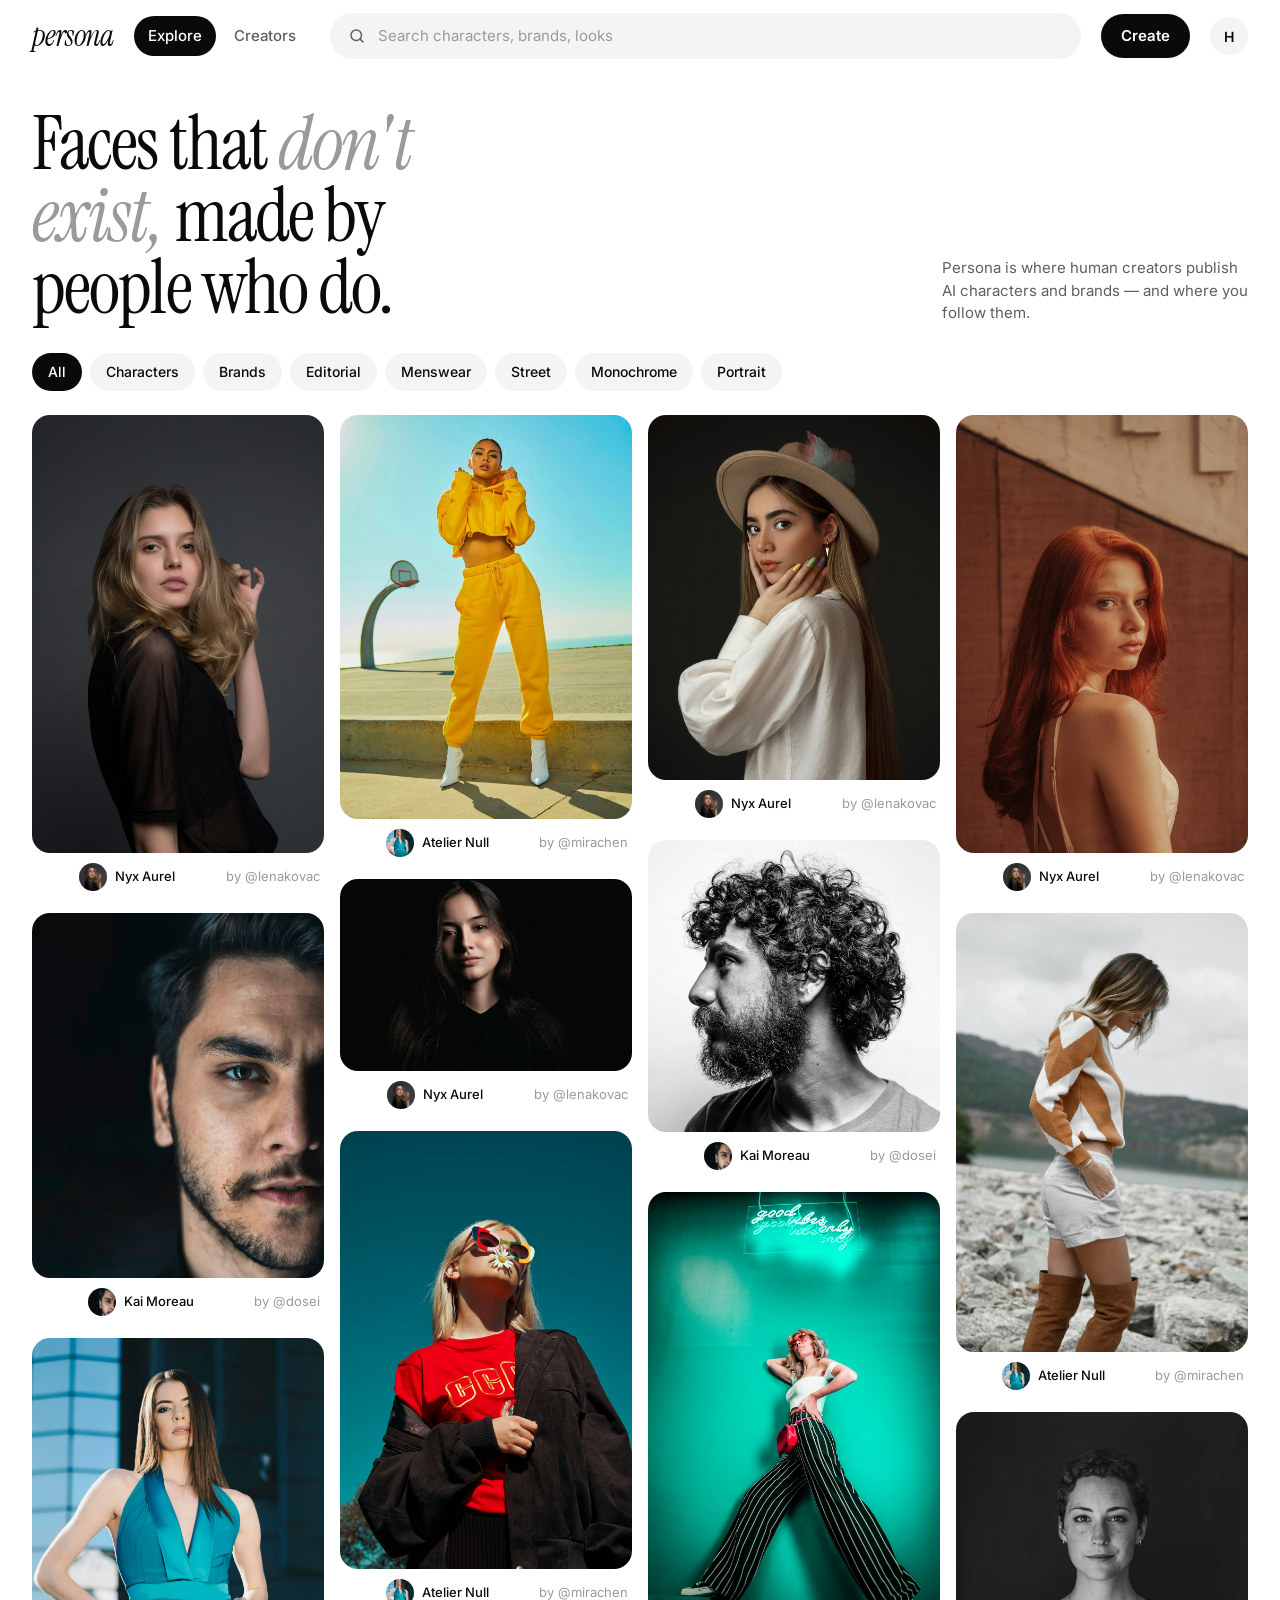
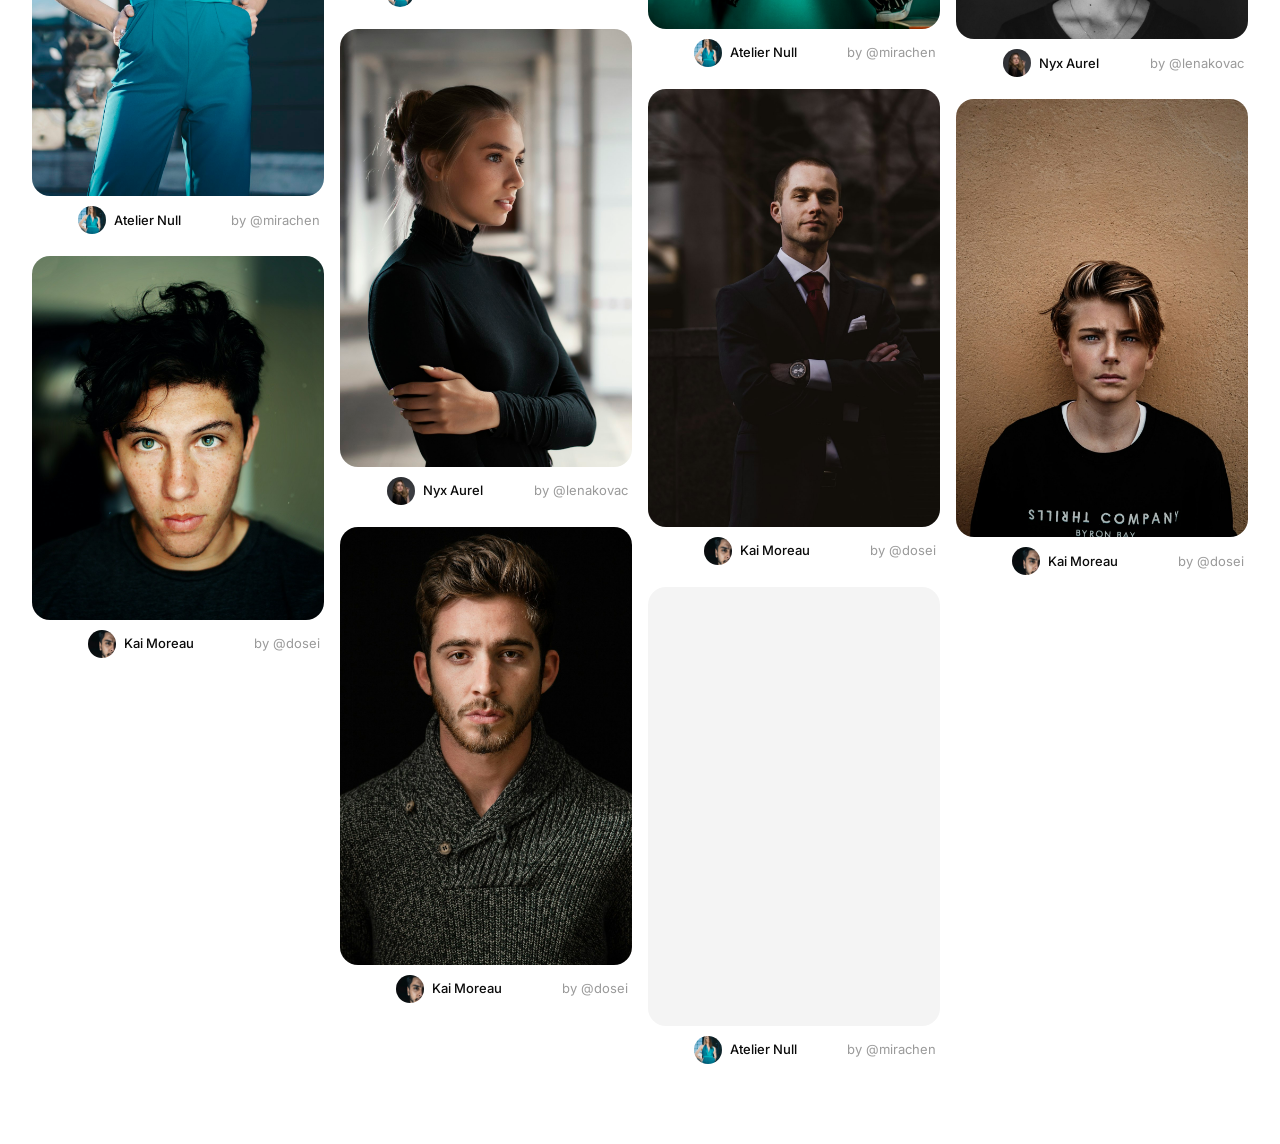
<file: index.html>
<!DOCTYPE html>
<html lang="en">
<head>
  <meta charset="utf-8" />
  <meta name="viewport" content="width=device-width, initial-scale=1" />
  <title>Persona — AI characters & brands</title>
  <meta name="description" content="Discover AI characters and brands, built by human creators." />
  <link rel="preconnect" href="https://fonts.googleapis.com" />
  <link rel="preconnect" href="https://fonts.gstatic.com" crossorigin />
  <link href="https://fonts.googleapis.com/css2?family=Instrument+Serif:ital@0;1&family=Inter:wght@400;500;600&display=swap" rel="stylesheet" />
  <link rel="stylesheet" href="styles.css" />
  <link rel="icon" href="data:image/svg+xml,<svg xmlns='http://www.w3.org/2000/svg' viewBox='0 0 32 32'><circle cx='16' cy='16' r='16' fill='black'/><text x='16' y='22' font-size='18' text-anchor='middle' fill='white' font-family='Georgia' font-style='italic'>p</text></svg>" />
</head>
<body>
  <header class="topbar">
    <a href="#/" class="logo" aria-label="Persona home">persona</a>
    <nav class="nav">
      <a href="#/" data-nav="home">Explore</a>
      <a href="#/directory" data-nav="directory">Creators</a>
    </nav>
    <label class="search">
      <svg viewBox="0 0 24 24" aria-hidden="true"><circle cx="11" cy="11" r="7"/><path d="m20 20-3.5-3.5"/></svg>
      <input id="search" type="search" placeholder="Search characters, brands, looks" autocomplete="off" />
    </label>
    <a class="btn btn-dark btn-create" href="#/create">Create</a>
    <a class="me" href="#/saved" title="Your saves" aria-label="Your saves">H</a>
  </header>

  <main id="app"></main>

  <div id="toast" class="toast" role="status" aria-live="polite"></div>

  <script src="data.js"></script>
  <script src="app.js"></script>
</body>
</html>
</file>
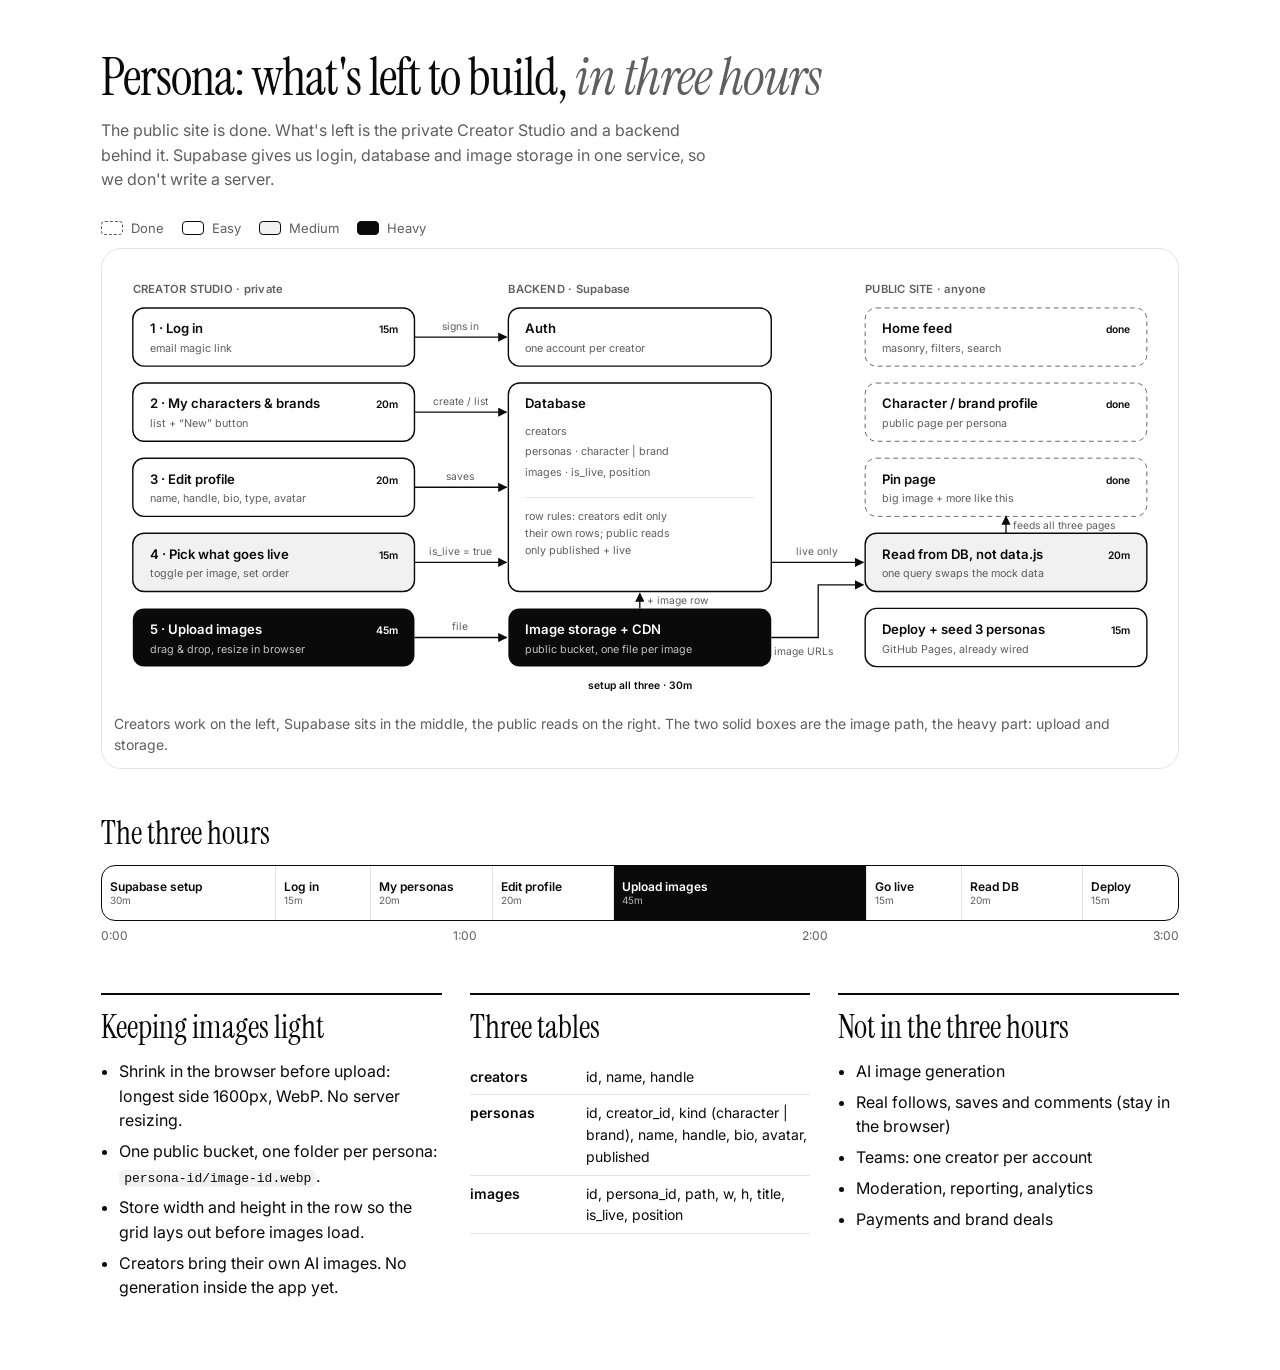
<file: docs/plan.html>
<!DOCTYPE html>
<html lang="en">
<head>
<meta charset="utf-8">
<meta name="viewport" content="width=device-width, initial-scale=1">
<title>Persona — 3-hour build plan</title>
<link rel="preconnect" href="https://fonts.googleapis.com">
<link rel="preconnect" href="https://fonts.gstatic.com" crossorigin>
<link href="https://fonts.googleapis.com/css2?family=Instrument+Serif:ital@0;1&family=Inter:wght@400;500;600&display=swap" rel="stylesheet">
<style>
/* VOICE: calm product spec, same black-and-white voice as the app itself
   IDEA: an engineer's whiteboard, cleaned up: three columns, labelled arrows
   PICTURE: the system diagram, boxes shaded by how hard they are
   COLOUR and TYPE: white and ink only, shading carries difficulty; Instrument Serif + Inter
   LAYOUT: title, diagram, time bar, then the short lists */
:root{color-scheme:light dark;--bg:light-dark(#fff,#0d0d0d);--ink:light-dark(#0a0a0a,#f2f2f2);--ink2:light-dark(#5f5f5f,#a8a8a8);--soft:light-dark(#f1f1f1,#1d1d1d);--line:light-dark(#e4e4e4,#2a2a2a)}
:root[data-theme=light]{color-scheme:light}:root[data-theme=dark]{color-scheme:dark}
*{box-sizing:border-box;min-width:0}
body{margin:0;background:var(--bg);color:var(--ink);font:16px/1.55 Inter,system-ui,sans-serif;overflow-x:clip;-webkit-font-smoothing:antialiased}
.wrap{max-width:1180px;margin:0 auto;padding:clamp(24px,4vw,56px) max(4vw,16px) 64px}
h1{font:400 clamp(36px,5vw,52px)/1.05 "Instrument Serif",Georgia,serif;letter-spacing:-.02em;margin:0;text-wrap:balance}
h1 em{color:var(--ink2)}
h2{font:400 32px/1.05 "Instrument Serif",Georgia,serif;margin:0 0 14px}
.lede{color:var(--ink2);max-width:62ch;margin:12px 0 0}
.legend{display:flex;flex-wrap:wrap;gap:8px 18px;margin:26px 0 10px;font-size:13px;color:var(--ink2)}
.legend span{display:inline-flex;align-items:center;gap:8px}
.sw{width:22px;height:14px;border-radius:4px;border:1.5px solid var(--ink)}
.sw.done{border-style:dashed;border-color:var(--ink2)}.sw.med{background:var(--soft)}.sw.heavy{background:var(--ink)}
figure{margin:0}
.diagram{overflow-x:auto;border:1px solid var(--line);border-radius:20px;padding:12px}
.diagram svg{display:block;width:100%;min-width:860px;height:auto;color:var(--ink)}
figcaption{font-size:14px;color:var(--ink2);margin-top:10px}
svg text{font-family:Inter,system-ui,sans-serif;fill:currentColor}
svg .col{font-size:12px;font-weight:600;letter-spacing:.02em;fill:var(--ink2)}
svg .t{font-size:14px;font-weight:600}
svg .s{font-size:11.5px;fill:var(--ink2)}
svg .tag{font-size:11px;font-weight:600}
svg .lbl{font-size:11px;fill:var(--ink2)}
svg .box{fill:var(--bg);stroke:currentColor;stroke-width:1.5}
svg .done{fill:var(--bg);stroke:var(--ink2);stroke-dasharray:5 4}
svg .med{fill:var(--soft);stroke:currentColor;stroke-width:1.5}
svg .heavy{fill:currentColor}
svg .heavy-t{fill:var(--bg)}
svg .heavy-s{fill:var(--bg);opacity:.75}
svg .ar{stroke:currentColor;stroke-width:1.4;fill:none}
.bar{display:flex;height:56px;border-radius:14px;overflow:hidden;border:1.5px solid var(--ink);margin-top:6px}
.bar div{display:flex;flex-direction:column;justify-content:center;padding:0 8px;border-right:1px solid var(--line);font-size:12px;line-height:1.25;white-space:nowrap;overflow:hidden}
.bar div:last-child{border-right:0}
.bar b{font-weight:600}.bar small{color:var(--ink2)}
.bar .heavy{background:var(--ink);color:var(--bg)}.bar .heavy small{color:var(--bg);opacity:.7}
.ticks{display:flex;justify-content:space-between;font-size:12px;color:var(--ink2);margin-top:6px}
.grid{display:grid;grid-template-columns:repeat(3,minmax(0,1fr));gap:28px;margin-top:48px}
.grid section{border-top:2px solid var(--ink);padding-top:16px}
ul{margin:0;padding-left:18px}li{margin:6px 0}
table{border-collapse:collapse;width:100%;font-size:14px}
td{padding:7px 0;border-bottom:1px solid var(--line);vertical-align:top}
td:first-child{font-weight:600;width:34%;padding-right:10px}
code{font-size:13px;background:var(--soft);padding:1px 5px;border-radius:5px;overflow-wrap:anywhere}
.time{margin-top:48px}
@media(max-width:900px){.grid{grid-template-columns:1fr}.bar{height:auto;flex-wrap:wrap}.bar div{flex:1 1 30% !important;padding:8px}}
</style>
</head>
<body>
<div class="wrap">
  <h1>Persona: what's left to build, <em>in three hours</em></h1>
  <p class="lede">The public site is done. What's left is the private Creator Studio and a backend behind it. Supabase gives us login, database and image storage in one service, so we don't write a server.</p>

  <div class="legend" aria-label="Legend">
    <span><i class="sw done"></i>Done</span>
    <span><i class="sw"></i>Easy</span>
    <span><i class="sw med"></i>Medium</span>
    <span><i class="sw heavy"></i>Heavy</span>
  </div>

  <figure class="diagram">
    <svg viewBox="0 0 1120 470" role="img" aria-label="Creators log in to a private studio, edit their characters and brands, upload images and pick which go live. Supabase stores accounts, data and image files. The public site shows only live images.">
      <defs>
        <marker id="a" viewBox="0 0 10 10" refX="9" refY="5" markerWidth="7" markerHeight="7" orient="auto-start-reverse"><path d="M0 0L10 5L0 10z" fill="currentColor"/></marker>
      </defs>

      <text class="col" x="20" y="34">CREATOR STUDIO · private</text>
      <text class="col" x="420" y="34">BACKEND · Supabase</text>
      <text class="col" x="800" y="34">PUBLIC SITE · anyone</text>

      <!-- Column 1: Studio -->
      <rect class="box" x="20" y="50" width="300" height="62" rx="12"/>
      <text class="t" x="38" y="77">1 · Log in</text><text class="s" x="38" y="97">email magic link</text>
      <text class="tag" x="302" y="77" text-anchor="end">15m</text>

      <rect class="box" x="20" y="130" width="300" height="62" rx="12"/>
      <text class="t" x="38" y="157">2 · My characters &amp; brands</text><text class="s" x="38" y="177">list + “New” button</text>
      <text class="tag" x="302" y="157" text-anchor="end">20m</text>

      <rect class="box" x="20" y="210" width="300" height="62" rx="12"/>
      <text class="t" x="38" y="237">3 · Edit profile</text><text class="s" x="38" y="257">name, handle, bio, type, avatar</text>
      <text class="tag" x="302" y="237" text-anchor="end">20m</text>

      <rect class="med" x="20" y="290" width="300" height="62" rx="12"/>
      <text class="t" x="38" y="317">4 · Pick what goes live</text><text class="s" x="38" y="337">toggle per image, set order</text>
      <text class="tag" x="302" y="317" text-anchor="end">15m</text>

      <rect class="heavy" x="20" y="370" width="300" height="62" rx="12"/>
      <text class="t heavy-t" x="38" y="397">5 · Upload images</text><text class="s heavy-s" x="38" y="417">drag &amp; drop, resize in browser</text>
      <text class="tag heavy-t" x="302" y="397" text-anchor="end">45m</text>

      <!-- Column 2: Backend -->
      <rect class="box" x="420" y="50" width="280" height="62" rx="12"/>
      <text class="t" x="438" y="77">Auth</text><text class="s" x="438" y="97">one account per creator</text>

      <rect class="box" x="420" y="130" width="280" height="222" rx="12"/>
      <text class="t" x="438" y="157">Database</text>
      <text class="s" x="438" y="185">creators</text>
      <text class="s" x="438" y="207">personas · character | brand</text>
      <text class="s" x="438" y="229">images · is_live, position</text>
      <line x1="438" x2="682" y1="252" y2="252" stroke="var(--line)"/>
      <text class="s" x="438" y="276">row rules: creators edit only</text>
      <text class="s" x="438" y="294">their own rows; public reads</text>
      <text class="s" x="438" y="312">only published + live</text>

      <rect class="heavy" x="420" y="370" width="280" height="62" rx="12"/>
      <text class="t heavy-t" x="438" y="397">Image storage + CDN</text><text class="s heavy-s" x="438" y="417">public bucket, one file per image</text>

      <text class="tag" x="560" y="456" text-anchor="middle">setup all three · 30m</text>

      <!-- Column 3: Public -->
      <rect class="done" x="800" y="50" width="300" height="62" rx="12"/>
      <text class="t" x="818" y="77">Home feed</text><text class="s" x="818" y="97">masonry, filters, search</text>
      <text class="tag" x="1082" y="77" text-anchor="end">done</text>

      <rect class="done" x="800" y="130" width="300" height="62" rx="12"/>
      <text class="t" x="818" y="157">Character / brand profile</text><text class="s" x="818" y="177">public page per persona</text>
      <text class="tag" x="1082" y="157" text-anchor="end">done</text>

      <rect class="done" x="800" y="210" width="300" height="62" rx="12"/>
      <text class="t" x="818" y="237">Pin page</text><text class="s" x="818" y="257">big image + more like this</text>
      <text class="tag" x="1082" y="237" text-anchor="end">done</text>

      <rect class="med" x="800" y="290" width="300" height="62" rx="12"/>
      <text class="t" x="818" y="317">Read from DB, not data.js</text><text class="s" x="818" y="337">one query swaps the mock data</text>
      <text class="tag" x="1082" y="317" text-anchor="end">20m</text>

      <rect class="box" x="800" y="370" width="300" height="62" rx="12"/>
      <text class="t" x="818" y="397">Deploy + seed 3 personas</text><text class="s" x="818" y="417">GitHub Pages, already wired</text>
      <text class="tag" x="1082" y="397" text-anchor="end">15m</text>

      <!-- Arrows studio -> backend -->
      <line class="ar" x1="320" y1="81" x2="418" y2="81" marker-end="url(#a)"/><text class="lbl" x="369" y="73" text-anchor="middle">signs in</text>
      <line class="ar" x1="320" y1="161" x2="418" y2="161" marker-end="url(#a)"/><text class="lbl" x="369" y="153" text-anchor="middle">create / list</text>
      <line class="ar" x1="320" y1="241" x2="418" y2="241" marker-end="url(#a)"/><text class="lbl" x="369" y="233" text-anchor="middle">saves</text>
      <line class="ar" x1="320" y1="321" x2="418" y2="321" marker-end="url(#a)"/><text class="lbl" x="369" y="313" text-anchor="middle">is_live = true</text>
      <line class="ar" x1="320" y1="401" x2="418" y2="401" marker-end="url(#a)"/><text class="lbl" x="369" y="393" text-anchor="middle">file</text>
      <line class="ar" x1="560" y1="370" x2="560" y2="354" marker-end="url(#a)"/><text class="lbl" x="568" y="365">+ image row</text>

      <!-- Arrows backend -> public -->
      <line class="ar" x1="700" y1="321" x2="798" y2="321" marker-end="url(#a)"/><text class="lbl" x="749" y="313" text-anchor="middle">live only</text>
      <polyline class="ar" points="700,401 750,401 750,345 798,345" marker-end="url(#a)"/><text class="lbl" x="703" y="420">image URLs</text>
      <polyline class="ar" points="950,290 950,272" marker-end="url(#a)"/><text class="lbl" x="958" y="285">feeds all three pages</text>
    </svg>
    <figcaption>Creators work on the left, Supabase sits in the middle, the public reads on the right. The two solid boxes are the image path, the heavy part: upload and storage.</figcaption>
  </figure>

  <section class="time">
    <h2>The three hours</h2>
    <div class="bar" aria-label="Time plan, 180 minutes">
      <div style="flex:30"><b>Supabase setup</b><small>30m</small></div>
      <div style="flex:15"><b>Log in</b><small>15m</small></div>
      <div style="flex:20"><b>My personas</b><small>20m</small></div>
      <div style="flex:20"><b>Edit profile</b><small>20m</small></div>
      <div class="heavy" style="flex:45"><b>Upload images</b><small>45m</small></div>
      <div style="flex:15"><b>Go live</b><small>15m</small></div>
      <div style="flex:20"><b>Read DB</b><small>20m</small></div>
      <div style="flex:15"><b>Deploy</b><small>15m</small></div>
    </div>
    <div class="ticks"><span>0:00</span><span>1:00</span><span>2:00</span><span>3:00</span></div>
  </section>

  <div class="grid">
    <section>
      <h2>Keeping images light</h2>
      <ul>
        <li>Shrink in the browser before upload: longest side 1600px, WebP. No server resizing.</li>
        <li>One public bucket, one folder per persona: <code>persona-id/image-id.webp</code>.</li>
        <li>Store width and height in the row so the grid lays out before images load.</li>
        <li>Creators bring their own AI images. No generation inside the app yet.</li>
      </ul>
    </section>
    <section>
      <h2>Three tables</h2>
      <table>
        <tr><td>creators</td><td>id, name, handle</td></tr>
        <tr><td>personas</td><td>id, creator_id, kind (character | brand), name, handle, bio, avatar, published</td></tr>
        <tr><td>images</td><td>id, persona_id, path, w, h, title, is_live, position</td></tr>
      </table>
    </section>
    <section>
      <h2>Not in the three hours</h2>
      <ul>
        <li>AI image generation</li>
        <li>Real follows, saves and comments (stay in the browser)</li>
        <li>Teams: one creator per account</li>
        <li>Moderation, reporting, analytics</li>
        <li>Payments and brand deals</li>
      </ul>
    </section>
  </div>
</div>
</body>
</html>
</file>
<file: styles.css>
:root {
  --ink: #0a0a0a;
  --ink-2: #5f5f5f;
  --ink-3: #9a9a9a;
  --line: #ececec;
  --soft: #f4f4f4;
  --paper: #ffffff;
  --radius: 18px;
  --serif: "Instrument Serif", Georgia, serif;
  --sans: "Inter", system-ui, -apple-system, sans-serif;
  --gutter: clamp(16px, 3vw, 32px);
}

* { box-sizing: border-box; }
html { -webkit-text-size-adjust: 100%; }
body {
  margin: 0;
  background: var(--paper);
  color: var(--ink);
  font: 15px/1.5 var(--sans);
  -webkit-font-smoothing: antialiased;
}
a { color: inherit; text-decoration: none; }
button { font: inherit; color: inherit; cursor: pointer; border: 0; background: none; }
img { display: block; max-width: 100%; }

/* ---------- Top bar ---------- */
.topbar {
  position: sticky; top: 0; z-index: 20;
  display: flex; align-items: center; gap: 20px;
  height: 72px; padding: 0 var(--gutter);
  background: rgba(255, 255, 255, .92);
  backdrop-filter: saturate(1.4) blur(14px);
  -webkit-backdrop-filter: saturate(1.4) blur(14px);
}
.logo {
  font: italic 30px/1 var(--serif);
  letter-spacing: -.02em;
}
.nav { display: flex; gap: 4px; }
.nav a {
  padding: 9px 14px; border-radius: 999px;
  font-weight: 500; color: var(--ink-2);
  transition: color .15s, background .15s;
}
.nav a:hover { color: var(--ink); }
.nav a.active { background: var(--ink); color: #fff; }
.search {
  flex: 1 1 0; min-width: 0; display: flex; align-items: center; gap: 10px;
  height: 46px; padding: 0 18px; border-radius: 999px;
  background: var(--soft); transition: box-shadow .15s, background .15s;
}
.search:focus-within { background: #fff; box-shadow: 0 0 0 2px var(--ink); }
.search svg { width: 18px; height: 18px; fill: none; stroke: var(--ink-2); stroke-width: 2; stroke-linecap: round; }
.search input {
  flex: 1; min-width: 0; border: 0; outline: 0; background: transparent;
  font: inherit; color: var(--ink);
}
.search input::placeholder { color: var(--ink-3); }
.me {
  flex: none; width: 38px; height: 38px; border-radius: 50%;
  display: grid; place-items: center;
  background: var(--soft); font-weight: 600; font-size: 14px;
}
.me:hover { background: var(--line); }

/* ---------- Buttons ---------- */
.btn {
  display: inline-flex; align-items: center; justify-content: center; gap: 8px;
  height: 44px; padding: 0 20px; border-radius: 999px;
  font-weight: 600; font-size: 15px; white-space: nowrap;
  transition: background .15s, color .15s, transform .1s;
}
.btn:active { transform: scale(.97); }
.btn-dark { background: var(--ink); color: #fff; }
.btn-dark:hover { background: #2a2a2a; }
.btn-soft { background: var(--soft); color: var(--ink); }
.btn-soft:hover { background: var(--line); }
.btn-line { box-shadow: inset 0 0 0 1.5px var(--ink); }
.btn-line:hover { background: var(--ink); color: #fff; }
.btn-icon { width: 44px; padding: 0; }
.btn-icon svg { width: 20px; height: 20px; fill: none; stroke: currentColor; stroke-width: 2; stroke-linecap: round; stroke-linejoin: round; }

/* ---------- Page ---------- */
main { padding: 8px var(--gutter) 80px; }
.page-in { animation: in .35s ease both; }
@keyframes in { from { opacity: 0; transform: translateY(6px); } to { opacity: 1; transform: none; } }

.intro {
  display: flex; align-items: flex-end; justify-content: space-between; gap: 24px; flex-wrap: wrap;
  padding: 28px 0 24px;
}
.intro h1 {
  margin: 0; max-width: 14ch;
  font: 400 clamp(40px, 6vw, 76px)/.95 var(--serif);
  letter-spacing: -.025em;
}
.intro h1 em { color: var(--ink-3); }
.intro p { margin: 0; max-width: 34ch; color: var(--ink-2); }

.chips { display: flex; gap: 8px; overflow-x: auto; padding: 4px 0 24px; scrollbar-width: none; }
.chips::-webkit-scrollbar { display: none; }
.chip {
  flex: none; height: 38px; padding: 0 16px; border-radius: 999px;
  background: var(--soft); font-weight: 500; font-size: 14px;
  transition: background .15s, color .15s;
}
.chip:hover { background: var(--line); }
.chip.on { background: var(--ink); color: #fff; }

/* ---------- Masonry ---------- */
.masonry { column-count: 5; column-gap: 16px; }
@media (max-width: 1400px) { .masonry { column-count: 4; } }
@media (max-width: 1060px) { .masonry { column-count: 3; } }
@media (max-width: 720px)  { .masonry { column-count: 2; column-gap: 10px; } }

.pin { break-inside: avoid; margin-bottom: 22px; }
.pin-media {
  position: relative; display: block; overflow: hidden;
  border-radius: var(--radius); background: var(--soft);
  cursor: zoom-in;
}
.pin-media img { width: 100%; height: auto; transition: transform .6s cubic-bezier(.2,.7,.2,1); }
.pin-media::after {
  content: ""; position: absolute; inset: 0;
  background: rgba(0, 0, 0, .28); opacity: 0; transition: opacity .2s;
}
.pin:hover .pin-media::after { opacity: 1; }
.pin:hover .pin-media img { transform: scale(1.03); }
.pin-save {
  position: absolute; top: 12px; right: 12px; z-index: 2;
  height: 40px; padding: 0 16px; border-radius: 999px;
  background: #fff; color: var(--ink); font-weight: 600; font-size: 14px;
  opacity: 0; transform: translateY(-4px); transition: opacity .2s, transform .2s, background .15s, color .15s;
}
.pin-save.saved { background: var(--ink); color: #fff; }
.pin:hover .pin-save, .pin-save.saved { opacity: 1; transform: none; }
.pin-kind {
  position: absolute; left: 12px; bottom: 12px; z-index: 2;
  padding: 4px 10px; border-radius: 999px;
  background: rgba(255,255,255,.9); font-size: 11px; font-weight: 600; letter-spacing: .04em; text-transform: uppercase;
  opacity: 0; transition: opacity .2s;
}
.pin:hover .pin-kind { opacity: 1; }
.pin-meta { display: flex; align-items: center; gap: 8px; padding: 10px 4px 0; }
.pin-meta .avatar { width: 28px; height: 28px; }
.pin-meta b { font-weight: 500; font-size: 13px; }
.pin-meta span { color: var(--ink-3); font-size: 13px; margin-left: auto; }
.pin-title { padding: 6px 4px 0; font-weight: 600; font-size: 14px; }

@media (hover: none) {
  .pin-save { opacity: 1; transform: none; height: 34px; padding: 0 12px; font-size: 13px; }
}

.avatar {
  display: block; width: 32px; height: 32px; border-radius: 50%; overflow: hidden; flex: none;
  background: var(--soft);
}
.avatar img { width: 100%; height: 100%; object-fit: cover; object-position: center 25%; }
.avatar.ring { box-shadow: 0 0 0 2px #fff, 0 0 0 3.5px var(--ink); }

/* ---------- Profile ---------- */
.profile { display: flex; flex-direction: column; align-items: center; text-align: center; padding: 32px 0 8px; }
.profile .avatar { width: 128px; height: 128px; }
.profile h1 { margin: 20px 0 0; font: 400 clamp(44px, 6vw, 64px)/1 var(--serif); letter-spacing: -.02em; }
.handle-row { display: flex; align-items: center; gap: 10px; margin-top: 10px; color: var(--ink-2); font-size: 14px; }
.badge {
  display: inline-flex; align-items: center; gap: 6px;
  height: 24px; padding: 0 10px; border-radius: 999px;
  box-shadow: inset 0 0 0 1px var(--ink); color: var(--ink);
  font-size: 11px; font-weight: 600; letter-spacing: .06em; text-transform: uppercase;
}
.badge::before { content: ""; width: 6px; height: 6px; border-radius: 50%; background: var(--ink); }
.creator-line { margin-top: 14px; font-size: 14px; color: var(--ink-2); }
.creator-line a { color: var(--ink); font-weight: 600; border-bottom: 1px solid var(--line); }
.creator-line a:hover { border-color: var(--ink); }
.bio { max-width: 46ch; margin: 14px 0 0; font-size: 16px; }
.stats { display: flex; gap: 22px; margin-top: 16px; font-size: 14px; color: var(--ink-2); }
.stats b { color: var(--ink); font-weight: 600; }
.actions { display: flex; gap: 10px; margin-top: 22px; }
.tabs { display: flex; justify-content: center; gap: 28px; margin: 36px 0 28px; }
.tabs button { padding: 8px 2px; font-weight: 600; color: var(--ink-3); position: relative; }
.tabs button.on { color: var(--ink); }
.tabs button.on::after { content: ""; position: absolute; left: 0; right: 0; bottom: -2px; height: 3px; border-radius: 3px; background: var(--ink); }

.about { max-width: 560px; margin: 0 auto; }
.about dl { display: grid; grid-template-columns: 140px 1fr; gap: 14px 24px; margin: 0; }
.about dt { color: var(--ink-3); font-size: 14px; }
.about dd { margin: 0; }
.taglist { display: flex; flex-wrap: wrap; gap: 6px; }
.tag { padding: 4px 12px; border-radius: 999px; background: var(--soft); font-size: 13px; }

/* ---------- Pin detail ---------- */
.detail {
  display: grid; grid-template-columns: minmax(0, 1fr) minmax(0, 1fr);
  max-width: 1020px; margin: 12px auto 56px;
  border-radius: 32px; overflow: hidden;
  box-shadow: 0 1px 2px rgba(0,0,0,.04), 0 12px 48px rgba(0,0,0,.08);
}
.detail-media { background: var(--soft); }
.detail-media img { width: 100%; height: 100%; object-fit: cover; }
.detail-body { display: flex; flex-direction: column; padding: 32px; }
.detail-top { display: flex; align-items: center; gap: 8px; }
.detail-top .btn-dark { margin-left: auto; }
.detail h1 { margin: 36px 0 10px; font: 400 44px/1.05 var(--serif); letter-spacing: -.02em; }
.detail p { margin: 0; color: var(--ink-2); }
.detail .taglist { margin-top: 20px; }
.by { display: flex; align-items: center; gap: 12px; margin-top: auto; padding-top: 32px; }
.by .avatar { width: 48px; height: 48px; }
.by-text { line-height: 1.3; }
.by-text b { display: block; font-weight: 600; }
.by-text small { color: var(--ink-3); font-size: 13px; }
.by .btn { margin-left: auto; }
.section-title { margin: 0 0 20px; text-align: center; font: 400 32px/1 var(--serif); }
.back {
  position: fixed; left: var(--gutter); top: 88px; z-index: 5;
  width: 44px; height: 44px; border-radius: 50%; display: grid; place-items: center;
  background: #fff; box-shadow: 0 2px 12px rgba(0,0,0,.1);
}
.back svg { width: 20px; height: 20px; fill: none; stroke: var(--ink); stroke-width: 2.2; stroke-linecap: round; stroke-linejoin: round; }
.back:hover { background: var(--soft); }

@media (max-width: 860px) {
  .detail { grid-template-columns: 1fr; border-radius: 24px; }
  .detail-body { padding: 24px; }
  .detail h1 { margin-top: 24px; font-size: 36px; }
  .back { display: none; }
}

/* ---------- Directory ---------- */
.dir { display: grid; grid-template-columns: repeat(auto-fit, minmax(300px, 1fr)); gap: 28px; }
.card { display: block; }
.collage {
  display: grid; grid-template-columns: 2fr 1fr; grid-template-rows: 1fr 1fr; gap: 3px;
  aspect-ratio: 4 / 3; border-radius: var(--radius); overflow: hidden;
}
.collage img { width: 100%; height: 100%; object-fit: cover; transition: filter .3s; }
.collage img:first-child { grid-row: span 2; }
.card:hover .collage img { filter: brightness(.88); }
.card-meta { display: flex; align-items: center; gap: 12px; padding: 14px 2px 0; }
.card-meta .avatar { width: 40px; height: 40px; }
.card-meta b { display: flex; align-items: center; gap: 10px; font-weight: 600; }
.card-meta small { color: var(--ink-3); font-size: 13px; }

/* ---------- Empty / toast ---------- */
.empty { padding: 80px 0; text-align: center; color: var(--ink-2); }
.empty h2 { margin: 0 0 8px; font: 400 40px/1 var(--serif); color: var(--ink); }
.empty .btn { margin-top: 20px; }

.toast {
  position: fixed; left: 50%; bottom: 28px; z-index: 50;
  padding: 12px 20px; border-radius: 999px;
  background: var(--ink); color: #fff; font-weight: 500; font-size: 14px;
  transform: translate(-50%, 20px); opacity: 0; pointer-events: none;
  transition: opacity .2s, transform .2s;
}
.toast.show { opacity: 1; transform: translate(-50%, 0); }

/* ---------- Mobile top bar ---------- */
@media (max-width: 720px) {
  .topbar { gap: 10px; height: 64px; }
  .nav, .btn-create { display: none; }
  .logo { font-size: 26px; }
  .search { height: 42px; padding: 0 14px; }
  .back { top: 76px; }
  .pin { margin-bottom: 16px; }
  .pin-meta span { display: none; }
}
</file>
